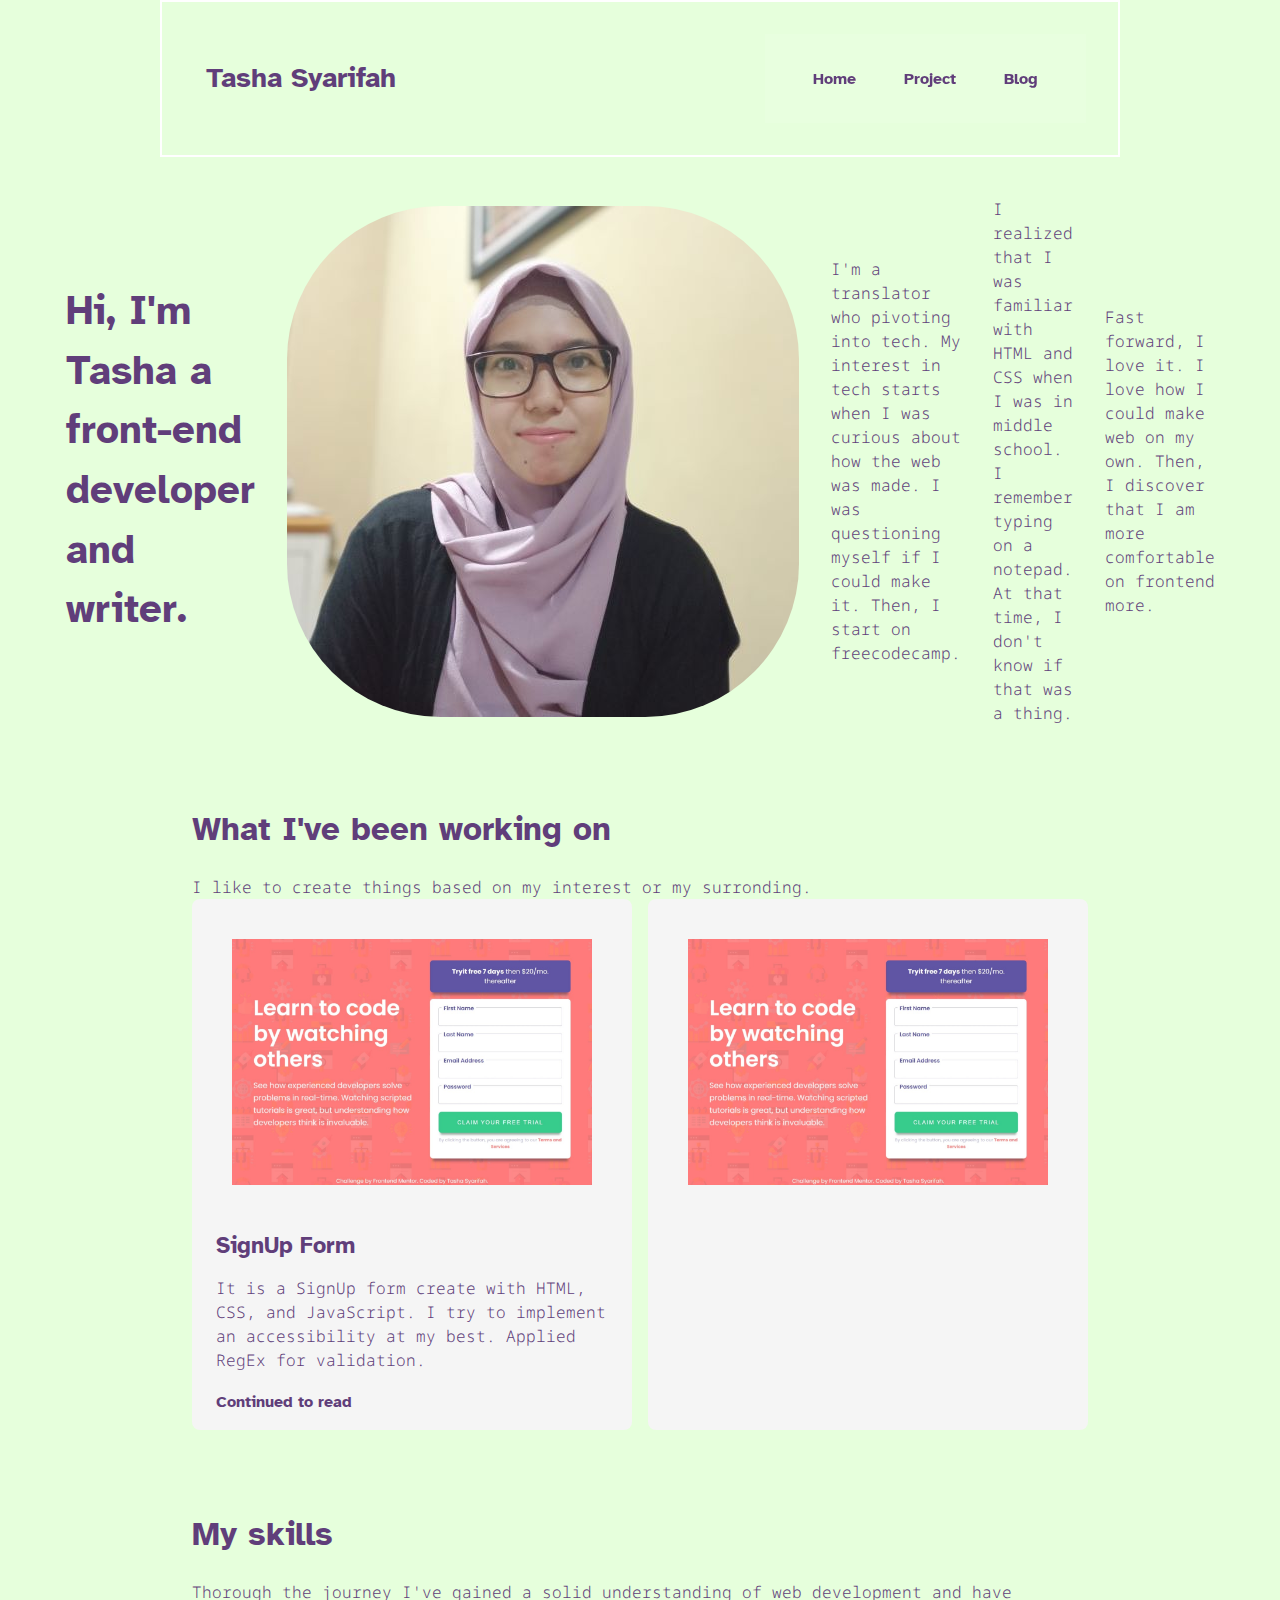
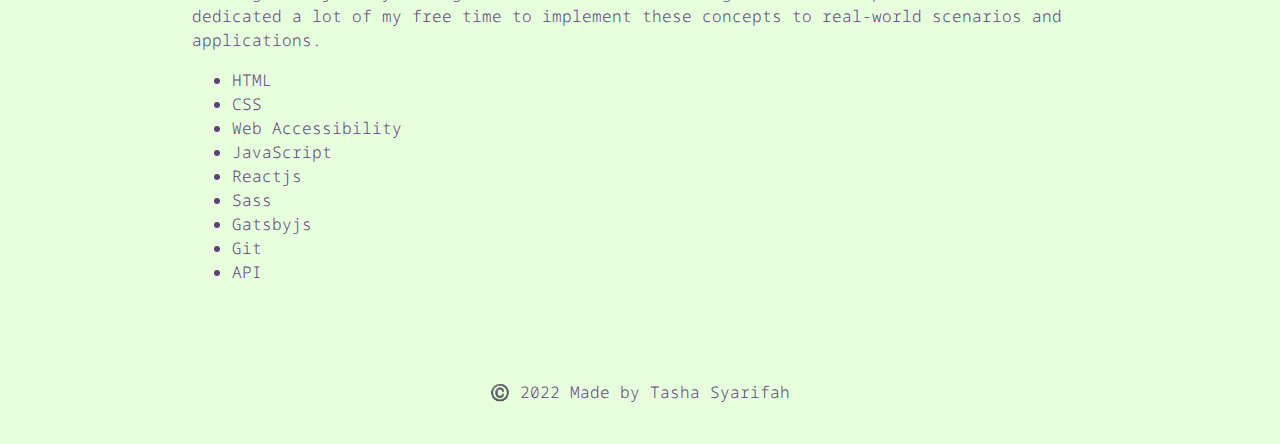
<file: index.html>
<!DOCTYPE html>
<html lang="en">
<head>
    <meta charset="UTF-8">
    <meta http-equiv="X-UA-Compatible" content="IE=edge">
    <meta name="viewport" content="width=device-width, initial-scale=1.0">
    <link rel="stylesheet" href="./style.css">
    <link rel="preconnect" href="https://fonts.googleapis.com">
    <link rel="preconnect" href="https://fonts.gstatic.com" crossorigin>
    <link
        href="https://fonts.googleapis.com/css2?family=Atkinson+Hyperlegible:wght@400;700&family=Noto+Sans+Mono:wght@300;400&display=swap"
        rel="stylesheet">
    <script src="navigation.js" defer></script>
    <title>Tasha's portfolio</title>
</head>
<body class="Home">
    <a class="skip-to-main-content" href="#main">Skip to main content</a>
    <header class="global-wrapper">
        <div class="logo">
            <a href="/">Tasha Syarifah</a>
        </div>

        <button class="mobile-nav-button" aria-controls="primary-navigation" aria-expanded="false">
            <span class="sr-only">Menu</span>
        </button>

        <nav>
            <ul role="list" id="primary-navigation" class="primary-navigation" data-visible="false">
                <li class="active"><a href="/" class="list-item">Home</a></li>
                <li><a href="/project.html" class="list-item">Project</a></li>
                <li><a href="https://tashablog.gatsbyjs.io/" target="_blank" rel="noopener noreferrer" class="list-item">Blog</a></li>
            </ul>
        </nav>
    </header>


    <main id="main">
        <section class="global-wrapper global-padding hero">
            <div class="hero-text">
                <h1>Hi, I'm Tasha a front-end developer and writer.</h1>
            </div>
            
            <img src="./assets/profile-picture.jpg" alt="Photo of Tasha" class="avatar">

            <p>I'm a translator who pivoting into tech. My interest in tech starts when I was curious about how the web was made. I was
            questioning myself if I could make it. Then, I start on freecodecamp.</p>

            <p>I realized that I was familiar with HTML and CSS when I was in middle school. I remember typing on a notepad. At that
            time, I don't know if that was a thing.</p>

            <p>Fast forward, I love it. I love how I could make web on my own. Then, I discover that I am more comfortable on frontend
            more.</p>
        </section>

        <section class="global-wrapper global-padding sub-hero">
            <h2>What I've been working on</h2>
            <p>I like to create things based on my interest or my surronding.</p>

            <div class="sub-hero-list">
                <ul class="grid">
                    <li class="grid-item">
                        <article class="card">
                            <div class="card-header">
                                <figure>
                                    <img src="./assets/signup-form/Signup-dekstop.jpeg" alt="A screenshot of SignUp form">
                                </figure>
                                
                            </div>
                            <div class="card-content">
                                <h4>SignUp Form</h4>
                                <p>It is a SignUp form create with HTML, CSS, and JavaScript. I try to implement an accessibility at my best. Applied RegEx for validation.</p>

                            </div>
                            <div class="card-footer">
                                <a type="button" href="/signup-form.html" target="_blank" rel="noopener noreferrer" >Continued to read</a>
                            </div>
                        </article>
                    </li>
                    <li class="grid-item">
                        <article class="card">
                            <div class="card-header">
                                <figure>
                                    <img src="./assets/signup-form/Signup-dekstop.jpeg" alt="A screenshot of SignUp form">
                                </figure>
                    
                            </div>
                            <div class="card-content"></div>
                            <div class="card-footer"></div>
                        </article>
                    </li>
                </ul>

            </div>
        </section>

        <section class="global-wrapper global-padding technology">
            <h2>My skills</h2>
            <p>Thorough the journey I've gained a solid understanding of web development and have dedicated a lot of my free time to implement these concepts to real-world scenarios and applications. </p>
            <div class="sub-hero-project">
                <ul>
                    <li>HTML</li>
                    <li>CSS</li>
                    <li>Web Accessibility</li>
                    <li>JavaScript</li>
                    <li>Reactjs</li>
                    <li>Sass</li>
                    <li>Gatsbyjs</li>
                    <li>Git</li>
                    <li>API</li>
                </ul>
                
            </div>
        </section>
    </main>

    <footer class="global-wrapper global-padding">©️ 2022 Made by Tasha Syarifah</footer>
</body>
</html>
</file>
<file: style.css>
/* I am gonna comments the styles, so I know which one does what. It is also notes for me in the future. */

/* Root is where all variables placed. It is easier to handle and reusable. */

@supports (display: grid) {
    .grid {
        display: grid;
        grid-column-gap: 1rem;
        grid-template-columns: repeat(auto-fit, minmax(290px, 1fr));
        margin: 0;
        padding: 0;
        row-gap: 1rem;
    }

    .grid > .grid-item {
        align-items: stretch;
        align-content: stretch;
        display: flex;
    }
}

:root {
    --fontFamily-body: "Noto Sans Mono", monospace;
    --fontFamily-heading: "Atkinson Hyperlegible", system-ui,
        -apple-system,
        BlinkMacSystemFont,
        "Segoe UI",
        Roboto,
        "Helvetica Neue",
        Arial,
        "Noto Sans",
        sans-serif,
        "Apple Color Emoji",
        "Segoe UI Emoji",
        "Segoe UI Symbol",
        "Noto Color Emoji";
    --fontWeight-light: 300;
    --fontWeight-medium: 400;
    --fontWeight-bold: 700;
    --fontSize-root: 16px;
    --fontSize-0: 0.833rem;
    --fontSize-1: 1rem;
    --fontSize-2: 1.2rem;
    --fontSize-3: 1.44rem;
    --fontSize-4: 1.728rem;
    --fontSize-5: 2.074rem;
    --fontSize-6: 2.488rem;
    --color-bg: #E6FFDC;
    --color-text: #603E7A;


}

/* 

 - The basic rules are inspired by https://piccalil.li/blog/a-modern-css-reset/ 

 - Gonna classify them, so It'll be easier to find.

*/

/* Fundamental styles. It is necessary to make in case I changed them for a specific content, then the others(the same semantic in other context) do not affected. */

*,*::before,*::after {
    box-sizing: border-box;
}

html {
    font-size: var(--fontSize-root);
}

body, h1, h2, h3, h4, h5, h6, p {
    margin: 0;
}

ul[role="list"] {
    list-style: none;
}

html:focus-within {
    scroll-behavior: smooth;
}

body {
    min-height: 100vh;
    text-rendering: optimizeSpeed;
    line-height: 1.5;
    font-size: var(--fontSize-1);
    background-color: var(--color-bg);
    color: var(--color-text);
    font-family: var(--fontFamily-body);
    font-weight: var(--fontWeight-light);
}

img {
    max-width: 100%;
    display: block;
}

input, textarea, select, button {
    font: inherit;
}

a {
    color: var(--color-text);
    font-weight: var(--fontWeight-bold);
    font-family: var(--fontFamily-heading);
    text-decoration: none;
}

@media (prefer-reduced-motion: reduce) {
    html:focus-within {
        scroll-behavior: auto;
    }

    *, *::before, *::after {
        animation-duration: 0.01ms !important;
        animation-iteration-count: 1 !important;
        transition-duration: 0.01ms !important;
        scroll-behavior: auto !important;
    }
}

/* Heading */

h1, h2, h3, h4, h5, h6 {
    font-family: var(--fontFamily-heading);
    font-weight: var(--fontWeight-bold);
}

h1 {
    font-size: var(--fontSize-6);
}

h2 {
    font-size: var(--fontSize-5);
    padding-bottom: 1.25rem;
}

h3 {
    font-size: var(--fontSize-4);
}

h4 {
    font-size: var(--fontSize-3);
    padding-block: 0.75rem; 
}

h5 {
    font-size: var(--fontSize-2);
}

h6 {
    font-size: var(--fontSize-1);
}

/* Global classes */

.global-wrapper {
    margin-inline: auto;
    max-width: 60rem;
}

.global-padding {
    padding: 2.5rem 2rem;
}

/* For Accessibility */

.sr-only {
    position: absolute;
    width: 1px;
    height: 1px;
    padding: 0;
    margin: -1px;
    overflow: hidden;
    clip: rect(0, 0, 0, 0);
    white-space: nowrap;
    border: 0;
}

.skip-to-main-content {
    position: absolute;
    z-index: 9999;
    background-color: slateblue;
    color: beige;
    padding: .5em 1em;
    margin-inline: auto;
    transform: translateY(-100%);
    transition: transform 250ms ease-in;
}

.skip-to-main-content:focus {
    transform: translateY(0%);
}

/*  Header */

header {
    padding: 2rem;
    display: flex;
    justify-content: space-between;
    align-content: space-between;
    align-items: center;
    border: 2px solid white;
}

.logo {
    padding: 0.75rem;
}

.logo a {
    font-size: var(--fontSize-4);
}

/* Navigation */

.primary-navigation {
    display: flex;
    flex-direction: row;
    padding-left: 0;
    gap: 1em;
    margin: 0;
    background-color: hsl(0 0% 0% / 0.1);
    /* color: whitesmoke; */
}

@supports (backdrop-filter: blur(1rem)) {
    .primary-navigation {
        background-color: hsl(0 0% 100% / 0.1);
        backdrop-filter: blur(1rem);
    }
}

.primary-navigation a {
    text-decoration: none;
}

.mobile-nav-button {
    display: none;
}

@media (max-width: 35em) {
    .primary-navigation {
        position: fixed;
        flex-direction: column;
        padding: min(40vh, 10rem) 2rem;
        inset: 0 0 0 10%;
        gap: 2em;
        z-index: 1000;
        transform: translateX(100%);
        transition: transform 300ms ease-out;
    }

    .primary-navigation[data-visible="true"] {
        transform: translateX(0%);
    }

    .mobile-nav-button {
        display: block;
        position: absolute;
        background-image: url("./assets/bars-open-btn.svg");
        background-repeat: no-repeat;
        background-color: transparent;
        z-index: 9999;
        width: 2rem;
        aspect-ratio: 1;
        right: 2rem;
        border-radius: 25%;
    }

    .mobile-nav-button[aria-expanded="true"] {
        background-image: url("./assets/close-btn.svg");
        background-size: contain;
    }
}

/* @media (min-width: 35em) and (max-width: 55em) {
    .primary-navigation {
        background-color: lawngreen;
    }
} */

@media (min-width: 35em) {
    .primary-navigation {
        padding-block: 2rem;
        padding-inline: 3rem;
        gap: 3rem;
    }
}


/* hero */

.hero {
    display: flex;
    flex-direction: column;
    align-content: center;
    justify-content: center;
    align-items: center;
    gap: 2rem;
}

.hero-text p {
    font-weight: var(--fontWeight-medium);
    font-size: var(--fontSize-3);
}

.avatar {
    border-radius: 30%;
}


@media (min-width: 36em) {
    .hero {
        flex-direction: row;
    }
}

--------------
/* SUB HERO  */
---------------- 
.sub-hero-list > p {
    padding-bottom: 1rem;
}

/* CARD */

.card {
    background-color: whitesmoke;
    display: flex;
    flex-direction: column;
    justify-content: flex-start;
    max-width: 100%;
    padding: 1.5rem 0 0;
    position: relative;
    border-radius: .5rem;
    outline: var(--color-text);
}

.card-content {
    margin-top: 1rem;
    flex-grow: 1;
    margin-bottom: 1.125rem;
    padding-inline: 1.5rem;
}

.card-footer {
    display: flex;
    flex-wrap: nowrap;
    padding-inline: 1.5rem 0.75rem;
    margin-bottom: 1rem;
}



/* Footer */

footer {
    padding: 2rem;
    text-align: center;
}
</file>
